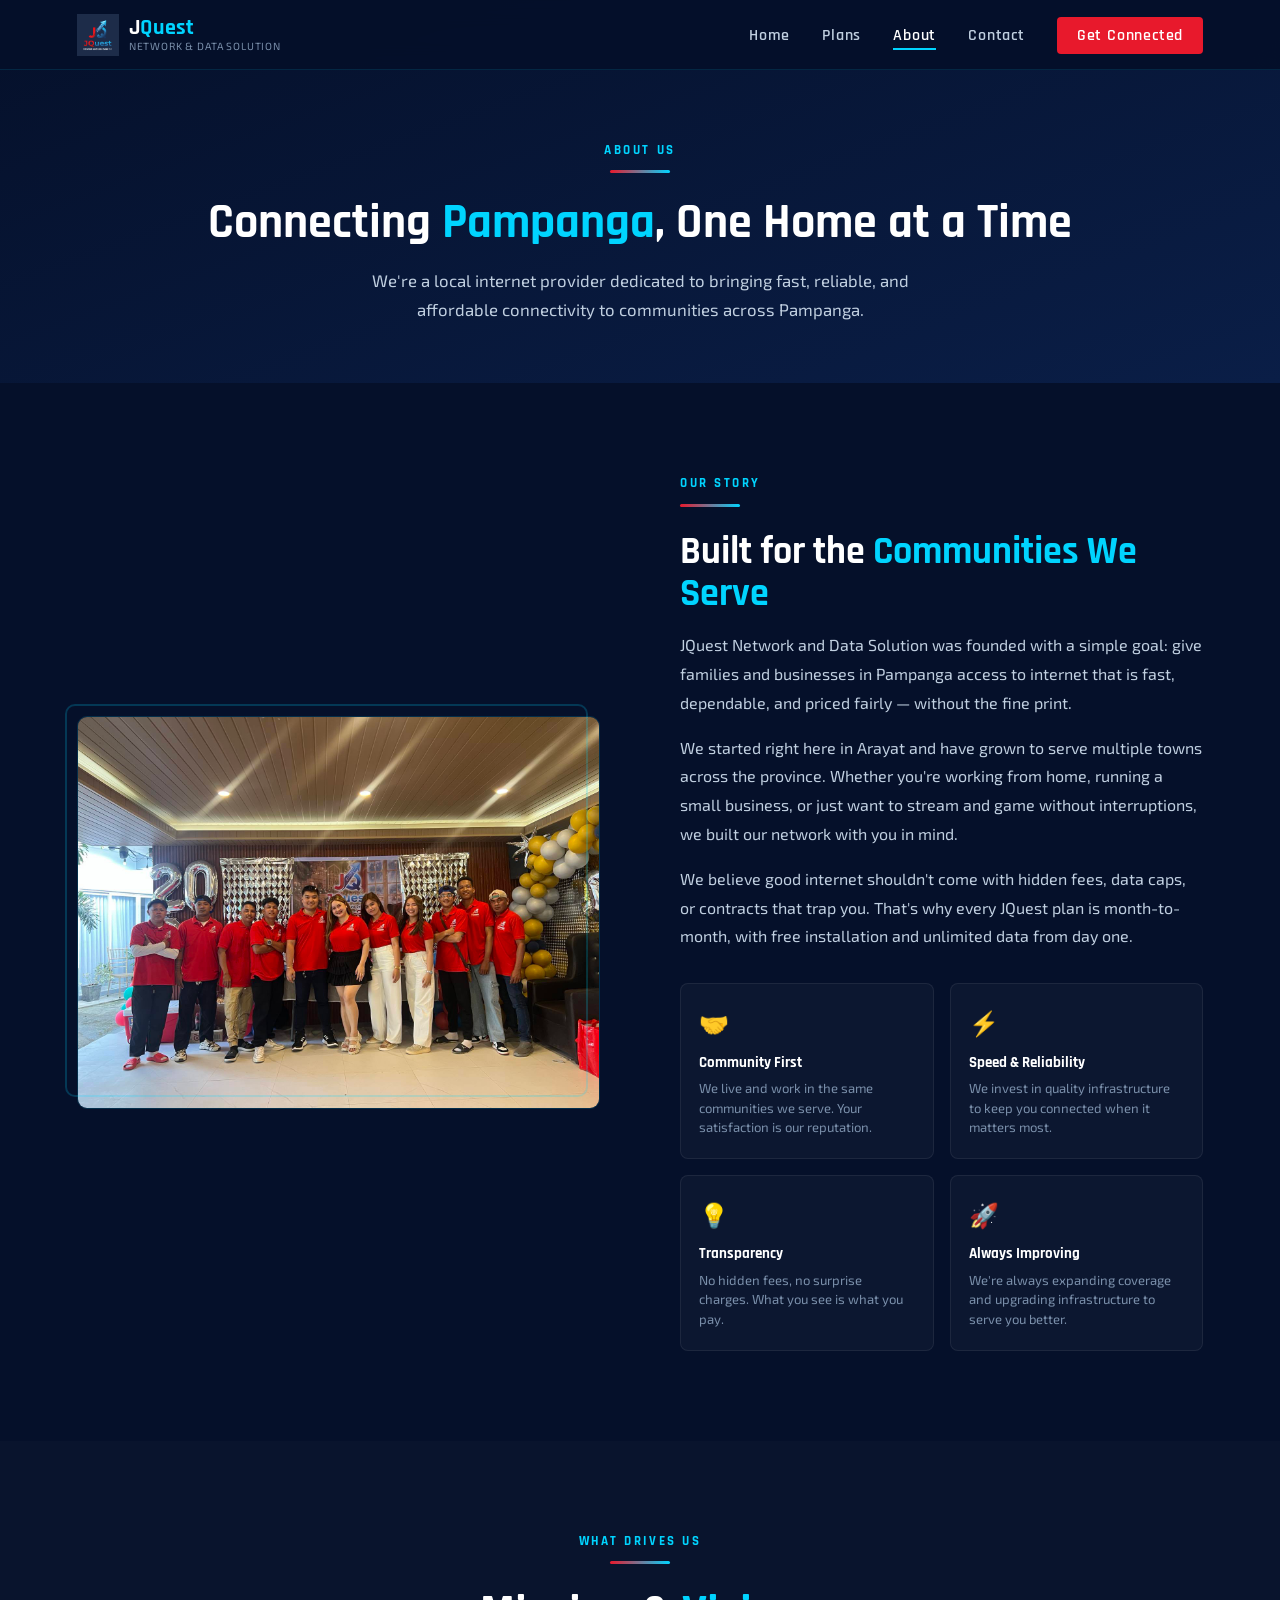
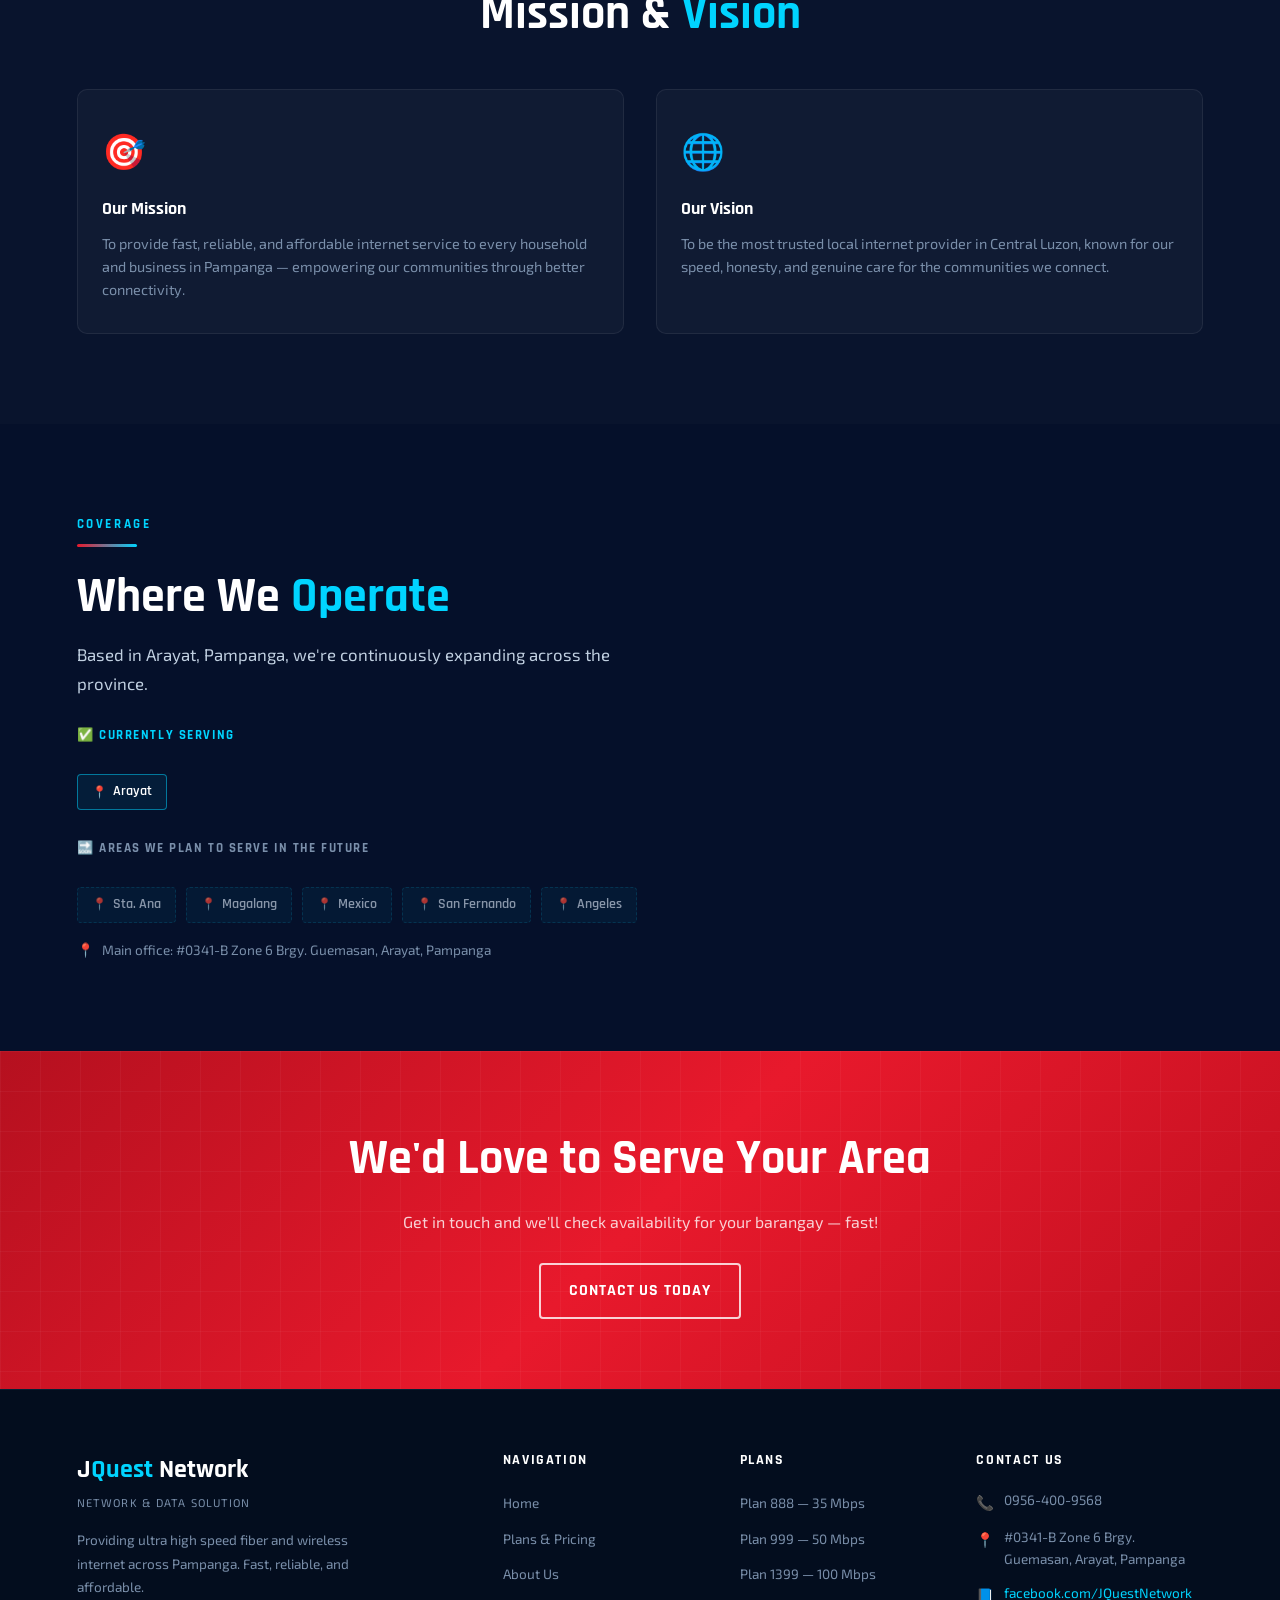
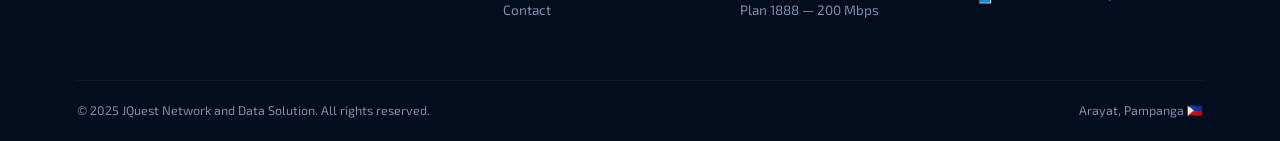
<file: about.html>
<!DOCTYPE html>
<html lang="en">
<head>
  <meta charset="UTF-8" />
  <meta name="viewport" content="width=device-width, initial-scale=1.0" />
  <title>About Us — JQuest Network</title>
  <meta name="description" content="Learn about JQuest Network and Data Solution — your trusted internet provider in Arayat and Pampanga." />
  <link rel="stylesheet" href="css/style.css" />
</head>
<body>

<!-- ══ NAVBAR ══════════════════════════════════ -->
<nav class="navbar">
  <a href="index.html" class="nav-logo">
    <img src="images/logo.jpg" alt="JQuest Network Logo" style="height:42px;width:auto;object-fit:contain;" />
    <div class="nav-logo-text">
      <span class="brand">J<span>Quest</span></span>
      <span class="tagline">Network &amp; Data Solution</span>
    </div>
  </a>
  <ul class="nav-links">
    <li><a href="index.html">Home</a></li>
    <li><a href="plans.html">Plans</a></li>
    <li><a href="about.html">About</a></li>
    <li><a href="contact.html">Contact</a></li>
    <li><a href="contact.html" class="nav-cta">Get Connected</a></li>
  </ul>
  <div class="hamburger" aria-label="Menu">
    <span></span><span></span><span></span>
  </div>
</nav>

<!-- ══ HERO ════════════════════════════════════ -->
<section class="about-hero">
  <div class="text-center">
    <div class="section-label">About Us</div>
    <div class="hr-accent"></div>
    <h1 class="section-title">Connecting <span>Pampanga</span>, One Home at a Time</h1>
    <p class="section-sub">We're a local internet provider dedicated to bringing fast, reliable, and affordable connectivity to communities across Pampanga.</p>
  </div>
</section>

<!-- ══ STORY ════════════════════════════════════ -->
<section class="section">
  <div class="about-grid">
    <div class="about-img-wrap fade-up">
      <!-- PHOTO: Replace images/team-photo.jpg with your actual team or office photo -->
      <img
        src="images/team.jpg"
        alt="JQuest Network Team"
        style="width:100%;border-radius:10px;border:1px solid rgba(0,212,255,0.15);"
        onerror="this.style.display='none';this.nextElementSibling.style.display='flex';"
      />
      <!-- Fallback shown if image is missing -->
      <div class="about-img-placeholder" style="display:none;">
        <span class="img-icon">📸</span>
        <span>Add <strong>images/team.jpg</strong><br><small>Team photo or office/installation photo</small></span>
      </div>
    </div>

    <div class="fade-up" style="transition-delay:0.15s;">
      <div class="section-label">Our Story</div>
      <div class="hr-accent"></div>
      <h2 class="section-title" style="font-size:clamp(1.6rem,3vw,2.4rem);">Built for the <span>Communities We Serve</span></h2>
      <p style="color:var(--gray);line-height:1.8;margin-bottom:16px;">
        JQuest Network and Data Solution was founded with a simple goal: give families and businesses in Pampanga access to internet that is fast, dependable, and priced fairly — without the fine print.
      </p>
      <p style="color:var(--gray);line-height:1.8;margin-bottom:16px;">
        We started right here in Arayat and have grown to serve multiple towns across the province. Whether you're working from home, running a small business, or just want to stream and game without interruptions, we built our network with you in mind.
      </p>
      <p style="color:var(--gray);line-height:1.8;margin-bottom:32px;">
        We believe good internet shouldn't come with hidden fees, data caps, or contracts that trap you. That's why every JQuest plan is month-to-month, with free installation and unlimited data from day one.
      </p>

      <div class="values-grid">
        <div class="value-item">
          <div class="val-icon">🤝</div>
          <div class="val-title">Community First</div>
          <div class="val-text">We live and work in the same communities we serve. Your satisfaction is our reputation.</div>
        </div>
        <div class="value-item">
          <div class="val-icon">⚡</div>
          <div class="val-title">Speed & Reliability</div>
          <div class="val-text">We invest in quality infrastructure to keep you connected when it matters most.</div>
        </div>
        <div class="value-item">
          <div class="val-icon">💡</div>
          <div class="val-title">Transparency</div>
          <div class="val-text">No hidden fees, no surprise charges. What you see is what you pay.</div>
        </div>
        <div class="value-item">
          <div class="val-icon">🚀</div>
          <div class="val-title">Always Improving</div>
          <div class="val-text">We're always expanding coverage and upgrading infrastructure to serve you better.</div>
        </div>
      </div>
    </div>
  </div>
</section>

<!-- ══ MISSION / VISION ═════════════════════════ -->
<section class="section" style="background:rgba(255,255,255,0.015);">
  <div class="text-center fade-up">
    <div class="section-label">What Drives Us</div>
    <div class="hr-accent"></div>
    <h2 class="section-title">Mission &amp; <span>Vision</span></h2>
  </div>

  <div style="display:grid;grid-template-columns:1fr 1fr;gap:32px;margin-top:48px;" class="fade-up stagger">

    <div class="feat-card">
      <div class="feat-icon">🎯</div>
      <div class="feat-title">Our Mission</div>
      <p class="feat-desc">To provide fast, reliable, and affordable internet service to every household and business in Pampanga — empowering our communities through better connectivity.</p>
    </div>

    <div class="feat-card">
      <div class="feat-icon">🌐</div>
      <div class="feat-title">Our Vision</div>
      <p class="feat-desc">To be the most trusted local internet provider in Central Luzon, known for our speed, honesty, and genuine care for the communities we connect.</p>
    </div>

  </div>
</section>

<!-- ══ SERVICE AREA ═════════════════════════════ -->
<section class="section">
  <div class="fade-up">
    <div class="section-label">Coverage</div>
    <div class="hr-accent"></div>
    <h2 class="section-title">Where We <span>Operate</span></h2>
    <p class="section-sub">Based in Arayat, Pampanga, we're continuously expanding across the province.</p>
  </div>

  <p style="font-family:var(--font-head);font-size:0.82rem;font-weight:700;letter-spacing:0.12em;text-transform:uppercase;color:var(--cyan);margin-bottom:12px;margin-top:28px;">✅ Currently Serving</p>
  <div class="coverage-areas fade-up">
    <span class="area-tag" style="border-color:rgba(0,212,255,0.5);color:var(--white);">Arayat</span>
  </div>

  <p style="font-family:var(--font-head);font-size:0.82rem;font-weight:700;letter-spacing:0.12em;text-transform:uppercase;color:var(--gray-dim);margin-bottom:12px;margin-top:28px;">🔜 Areas We Plan to Serve in the Future</p>
  <div class="coverage-areas fade-up">
    <span class="area-tag" style="border-style:dashed;opacity:0.7;">Sta. Ana</span>
    <span class="area-tag" style="border-style:dashed;opacity:0.7;">Magalang</span>
    <span class="area-tag" style="border-style:dashed;opacity:0.7;">Mexico</span>
    <span class="area-tag" style="border-style:dashed;opacity:0.7;">San Fernando</span>
    <span class="area-tag" style="border-style:dashed;opacity:0.7;">Angeles</span>
  </div>

  <div style="margin-top:16px;display:flex;align-items:center;gap:8px;font-size:0.85rem;color:var(--gray-dim);">
    <span>📍</span>
    <span>Main office: #0341-B Zone 6 Brgy. Guemasan, Arayat, Pampanga</span>
  </div>
</section>

<!-- ══ CTA ══════════════════════════════════════ -->
<section class="cta-strip">
  <h2 class="cta-title">We'd Love to Serve Your Area</h2>
  <p class="cta-sub">Get in touch and we'll check availability for your barangay — fast!</p>
  <a href="contact.html" class="btn btn-outline">Contact Us Today</a>
</section>

<!-- ══ FOOTER ═══════════════════════════════════ -->
<footer class="footer">
  <div class="footer-grid">
    <div class="footer-brand">
      <div class="brand-name">J<span>Quest</span> Network</div>
      <div class="brand-tag">Network &amp; Data Solution</div>
      <p>Providing ultra high speed fiber and wireless internet across Pampanga. Fast, reliable, and affordable.</p>
    </div>
    <div class="footer-col">
      <h4>Navigation</h4>
      <ul>
        <li><a href="index.html">Home</a></li>
        <li><a href="plans.html">Plans &amp; Pricing</a></li>
        <li><a href="about.html">About Us</a></li>
        <li><a href="contact.html">Contact</a></li>
      </ul>
    </div>
    <div class="footer-col">
      <h4>Plans</h4>
      <ul>
        <li><a href="plans.html">Plan 888 — 35 Mbps</a></li>
        <li><a href="plans.html">Plan 999 — 50 Mbps</a></li>
        <li><a href="plans.html">Plan 1399 — 100 Mbps</a></li>
        <li><a href="plans.html">Plan 1888 — 200 Mbps</a></li>
      </ul>
    </div>
    <div class="footer-col">
      <h4>Contact Us</h4>
      <div class="footer-contact-item"><span class="f-icon">📞</span> 0956-400-9568</div>
      <div class="footer-contact-item"><span class="f-icon">📍</span> #0341-B Zone 6 Brgy. Guemasan, Arayat, Pampanga</div>
      <div class="footer-contact-item"><span class="f-icon">📘</span> <a href="https://facebook.com/JQuestNetwork" target="_blank" rel="noopener" style="color:var(--cyan);">facebook.com/JQuestNetwork</a></div>
    </div>
  </div>
  <div class="footer-bottom">
    <p>© 2025 JQuest Network and Data Solution. All rights reserved.</p>
    <p>Arayat, Pampanga 🇵🇭</p>
  </div>
</footer>

<script src="js/main.js"></script>
</body>
</html>
</file>
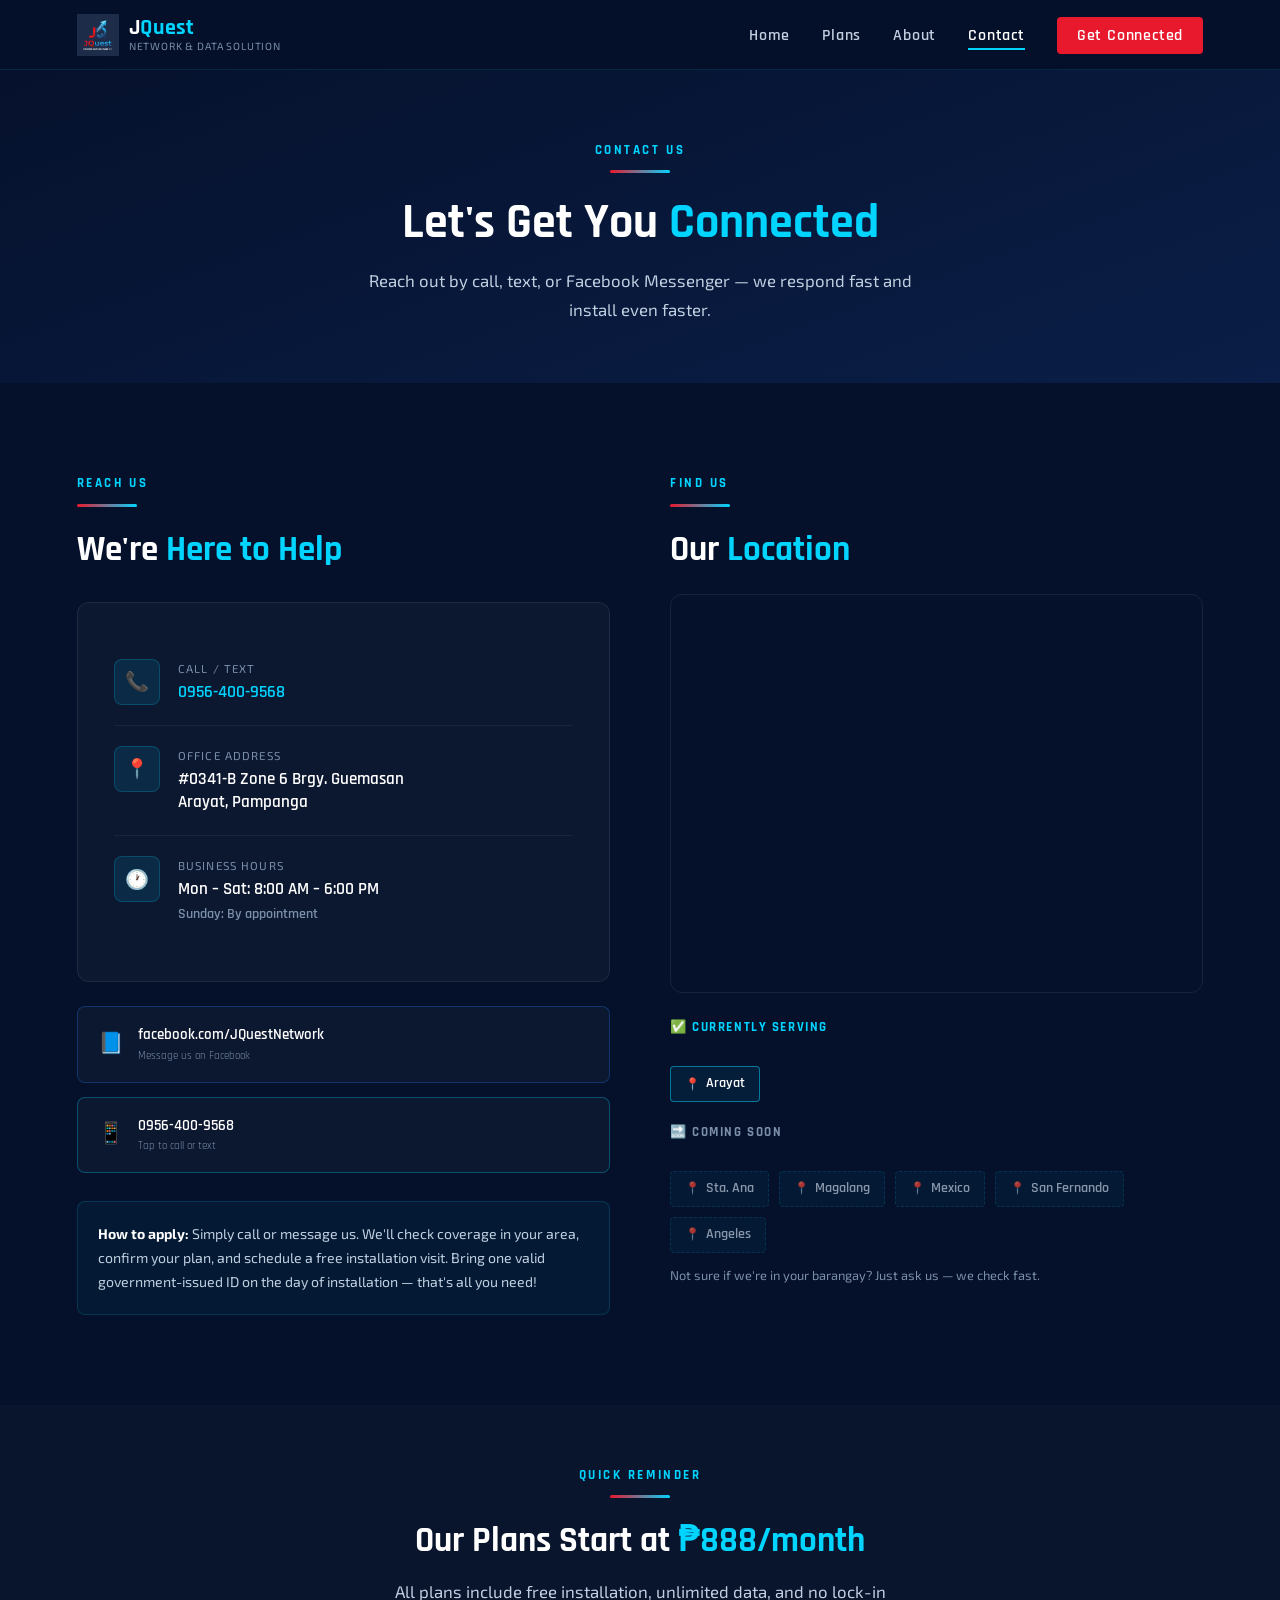
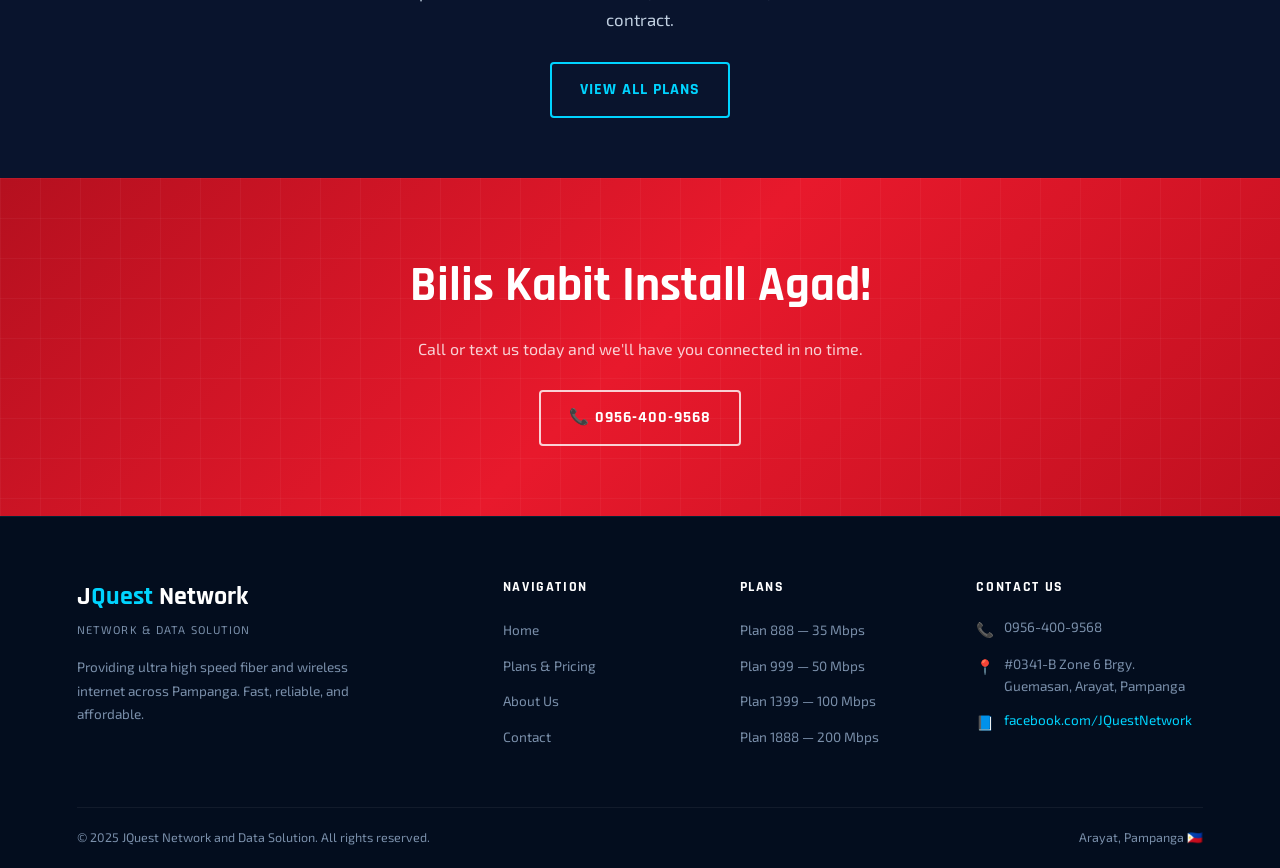
<file: contact.html>
<!DOCTYPE html>
<html lang="en">
<head>
  <meta charset="UTF-8" />
  <meta name="viewport" content="width=device-width, initial-scale=1.0" />
  <title>Contact Us — JQuest Network</title>
  <meta name="description" content="Get in touch with JQuest Network. Call or text 0956-400-9568 or visit us in Arayat, Pampanga." />
  <link rel="stylesheet" href="css/style.css" />
</head>
<body>

<!-- ══ NAVBAR ══════════════════════════════════ -->
<nav class="navbar">
  <a href="index.html" class="nav-logo">
    <img src="images/logo.jpg" alt="JQuest Network Logo" style="height:42px;width:auto;object-fit:contain;" />
    <div class="nav-logo-text">
      <span class="brand">J<span>Quest</span></span>
      <span class="tagline">Network &amp; Data Solution</span>
    </div>
  </a>
  <ul class="nav-links">
    <li><a href="index.html">Home</a></li>
    <li><a href="plans.html">Plans</a></li>
    <li><a href="about.html">About</a></li>
    <li><a href="contact.html">Contact</a></li>
    <li><a href="contact.html" class="nav-cta">Get Connected</a></li>
  </ul>
  <div class="hamburger" aria-label="Menu">
    <span></span><span></span><span></span>
  </div>
</nav>

<!-- ══ HERO ════════════════════════════════════ -->
<section class="contact-hero">
  <div class="text-center">
    <div class="section-label">Contact Us</div>
    <div class="hr-accent"></div>
    <h1 class="section-title">Let's Get You <span>Connected</span></h1>
    <p class="section-sub">Reach out by call, text, or Facebook Messenger — we respond fast and install even faster.</p>
  </div>
</section>

<!-- ══ CONTACT DETAILS ══════════════════════════ -->
<section class="section">
  <div class="contact-grid">

    <!-- LEFT: Info card -->
    <div class="fade-up">
      <div class="section-label">Reach Us</div>
      <div class="hr-accent"></div>
      <h2 class="section-title" style="font-size:clamp(1.6rem,3vw,2.2rem);margin-bottom:32px;">We're <span>Here to Help</span></h2>

      <div class="contact-info-card">
        <div class="contact-item">
          <div class="contact-item-icon">📞</div>
          <div>
            <div class="contact-item-label">Call / Text</div>
            <div class="contact-item-value">
              <a href="tel:+639564009568">0956-400-9568</a>
            </div>
          </div>
        </div>

        <div class="contact-item">
          <div class="contact-item-icon">📍</div>
          <div>
            <div class="contact-item-label">Office Address</div>
            <div class="contact-item-value">#0341-B Zone 6 Brgy. Guemasan<br>Arayat, Pampanga</div>
          </div>
        </div>

        <div class="contact-item">
          <div class="contact-item-icon">🕐</div>
          <div>
            <div class="contact-item-label">Business Hours</div>
            <div class="contact-item-value">Mon – Sat: 8:00 AM – 6:00 PM<br><span style="font-size:0.85rem;color:var(--gray-dim);">Sunday: By appointment</span></div>
          </div>
        </div>
      </div>

      <!-- Social / Quick Contact buttons -->
      <div class="social-buttons" style="margin-top:24px;">
        <a href="https://facebook.com/JQuestNetwork" target="_blank" rel="noopener" class="social-btn fb">
          <span class="soc-icon">📘</span>
          <div>
            <div>facebook.com/JQuestNetwork</div>
            <span class="soc-label">Message us on Facebook</span>
          </div>
        </a>
        <a href="tel:+639564009568" class="social-btn ph">
          <span class="soc-icon">📱</span>
          <div>
            <div>0956-400-9568</div>
            <span class="soc-label">Tap to call or text</span>
          </div>
        </a>
      </div>

      <div style="margin-top:28px;padding:20px;background:rgba(0,212,255,0.05);border:1px solid rgba(0,212,255,0.15);border-radius:8px;">
        <p style="font-size:0.88rem;color:var(--gray);line-height:1.7;">
          <strong style="color:var(--white);">How to apply:</strong> Simply call or message us. We'll check coverage in your area, confirm your plan, and schedule a free installation visit. Bring one valid government-issued ID on the day of installation — that's all you need!
        </p>
      </div>
    </div>

    <!-- RIGHT: Map + location info -->
    <div class="fade-up" style="transition-delay:0.15s;">
      <div class="section-label">Find Us</div>
      <div class="hr-accent"></div>
      <h2 class="section-title" style="font-size:clamp(1.6rem,3vw,2.2rem);margin-bottom:24px;">Our <span>Location</span></h2>

      <!-- Google Maps embed — Arayat, Pampanga -->
      <div class="map-wrap" style="margin-bottom:24px;">
        <iframe
          src="https://www.google.com/maps/embed?pb=!1m18!1m12!1m3!1d30760.226566!2d120.74!3d15.19!2m3!1f0!2f0!3f0!3m2!1i1024!2i768!4f13.1!3m3!1m2!1s0x3396f0c000000001%3A0x1!2sArayat%2C+Pampanga!5e0!3m2!1sen!2sph!4v1700000000000!5m2!1sen!2sph"
          loading="lazy"
          referrerpolicy="no-referrer-when-downgrade"
          title="JQuest Network Location - Arayat, Pampanga"
          allowfullscreen>
        </iframe>
      </div>

      <!-- Coverage areas quick view -->
      <div>
        <p style="font-family:var(--font-head);font-size:0.82rem;font-weight:700;letter-spacing:0.12em;text-transform:uppercase;color:var(--cyan);margin-bottom:12px;">✅ Currently Serving</p>
        <div class="coverage-areas">
          <span class="area-tag" style="border-color:rgba(0,212,255,0.5);color:var(--white);">Arayat</span>
        </div>
        <p style="font-family:var(--font-head);font-size:0.82rem;font-weight:700;letter-spacing:0.12em;text-transform:uppercase;color:var(--gray-dim);margin-bottom:12px;margin-top:20px;">🔜 Coming Soon</p>
        <div class="coverage-areas">
          <span class="area-tag" style="border-style:dashed;opacity:0.7;">Sta. Ana</span>
          <span class="area-tag" style="border-style:dashed;opacity:0.7;">Magalang</span>
          <span class="area-tag" style="border-style:dashed;opacity:0.7;">Mexico</span>
          <span class="area-tag" style="border-style:dashed;opacity:0.7;">San Fernando</span>
          <span class="area-tag" style="border-style:dashed;opacity:0.7;">Angeles</span>
        </div>
        <p style="margin-top:12px;font-size:0.8rem;color:var(--gray-dim);">Not sure if we're in your barangay? Just ask us — we check fast.</p>
      </div>
    </div>

  </div>
</section>

<!-- ══ PLANS REMINDER ═══════════════════════════ -->
<section class="section-sm" style="background:rgba(255,255,255,0.015);">
  <div class="text-center fade-up">
    <div class="section-label">Quick Reminder</div>
    <div class="hr-accent"></div>
    <h2 class="section-title" style="font-size:clamp(1.5rem,3vw,2.2rem);">Our Plans Start at <span>₱888/month</span></h2>
    <p class="section-sub" style="margin-bottom:28px;">All plans include free installation, unlimited data, and no lock-in contract.</p>
    <a href="plans.html" class="btn btn-outline">View All Plans</a>
  </div>
</section>

<!-- ══ CTA ══════════════════════════════════════ -->
<section class="cta-strip">
  <h2 class="cta-title">Bilis Kabit Install Agad!</h2>
  <p class="cta-sub">Call or text us today and we'll have you connected in no time.</p>
  <a href="tel:+639564009568" class="btn btn-outline">📞 0956-400-9568</a>
</section>

<!-- ══ FOOTER ═══════════════════════════════════ -->
<footer class="footer">
  <div class="footer-grid">
    <div class="footer-brand">
      <div class="brand-name">J<span>Quest</span> Network</div>
      <div class="brand-tag">Network &amp; Data Solution</div>
      <p>Providing ultra high speed fiber and wireless internet across Pampanga. Fast, reliable, and affordable.</p>
    </div>
    <div class="footer-col">
      <h4>Navigation</h4>
      <ul>
        <li><a href="index.html">Home</a></li>
        <li><a href="plans.html">Plans &amp; Pricing</a></li>
        <li><a href="about.html">About Us</a></li>
        <li><a href="contact.html">Contact</a></li>
      </ul>
    </div>
    <div class="footer-col">
      <h4>Plans</h4>
      <ul>
        <li><a href="plans.html">Plan 888 — 35 Mbps</a></li>
        <li><a href="plans.html">Plan 999 — 50 Mbps</a></li>
        <li><a href="plans.html">Plan 1399 — 100 Mbps</a></li>
        <li><a href="plans.html">Plan 1888 — 200 Mbps</a></li>
      </ul>
    </div>
    <div class="footer-col">
      <h4>Contact Us</h4>
      <div class="footer-contact-item"><span class="f-icon">📞</span> 0956-400-9568</div>
      <div class="footer-contact-item"><span class="f-icon">📍</span> #0341-B Zone 6 Brgy. Guemasan, Arayat, Pampanga</div>
      <div class="footer-contact-item"><span class="f-icon">📘</span> <a href="https://facebook.com/JQuestNetwork" target="_blank" rel="noopener" style="color:var(--cyan);">facebook.com/JQuestNetwork</a></div>
    </div>
  </div>
  <div class="footer-bottom">
    <p>© 2025 JQuest Network and Data Solution. All rights reserved.</p>
    <p>Arayat, Pampanga 🇵🇭</p>
  </div>
</footer>

<script src="js/main.js"></script>
</body>
</html>
</file>
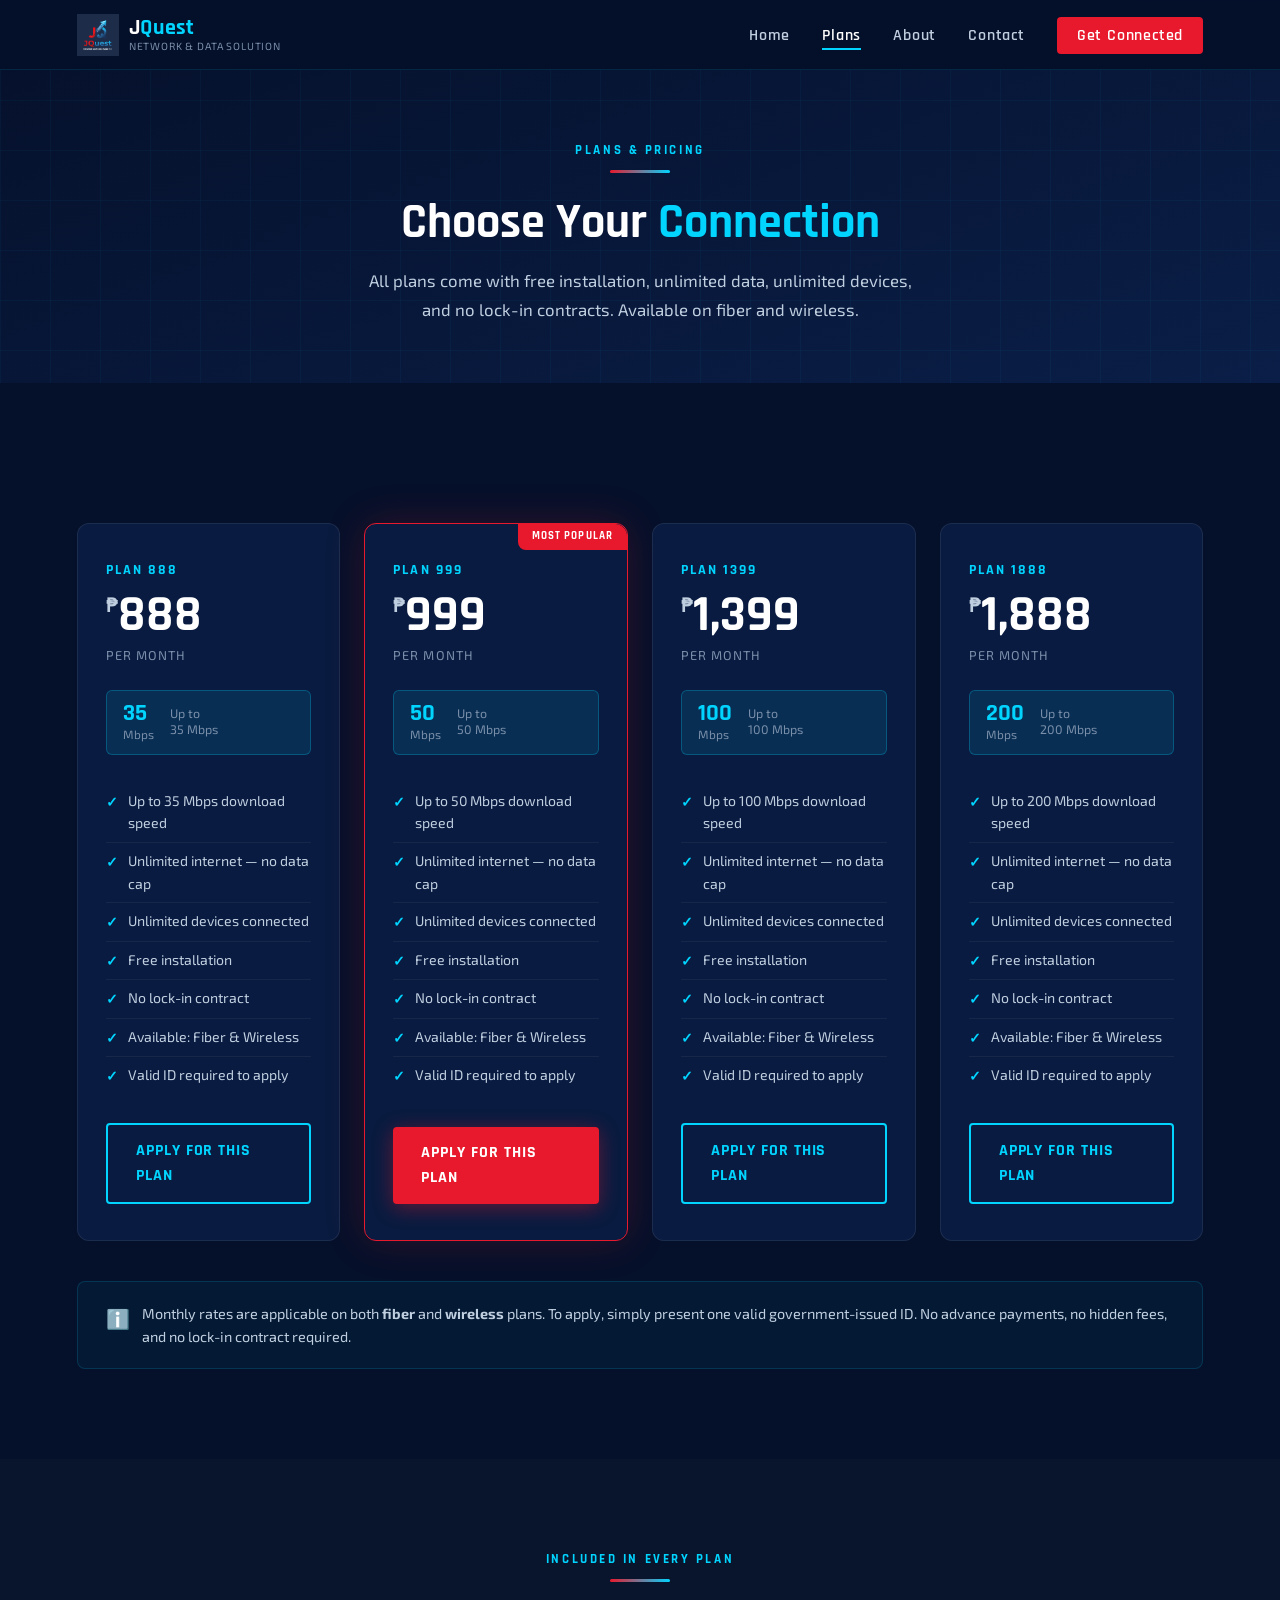
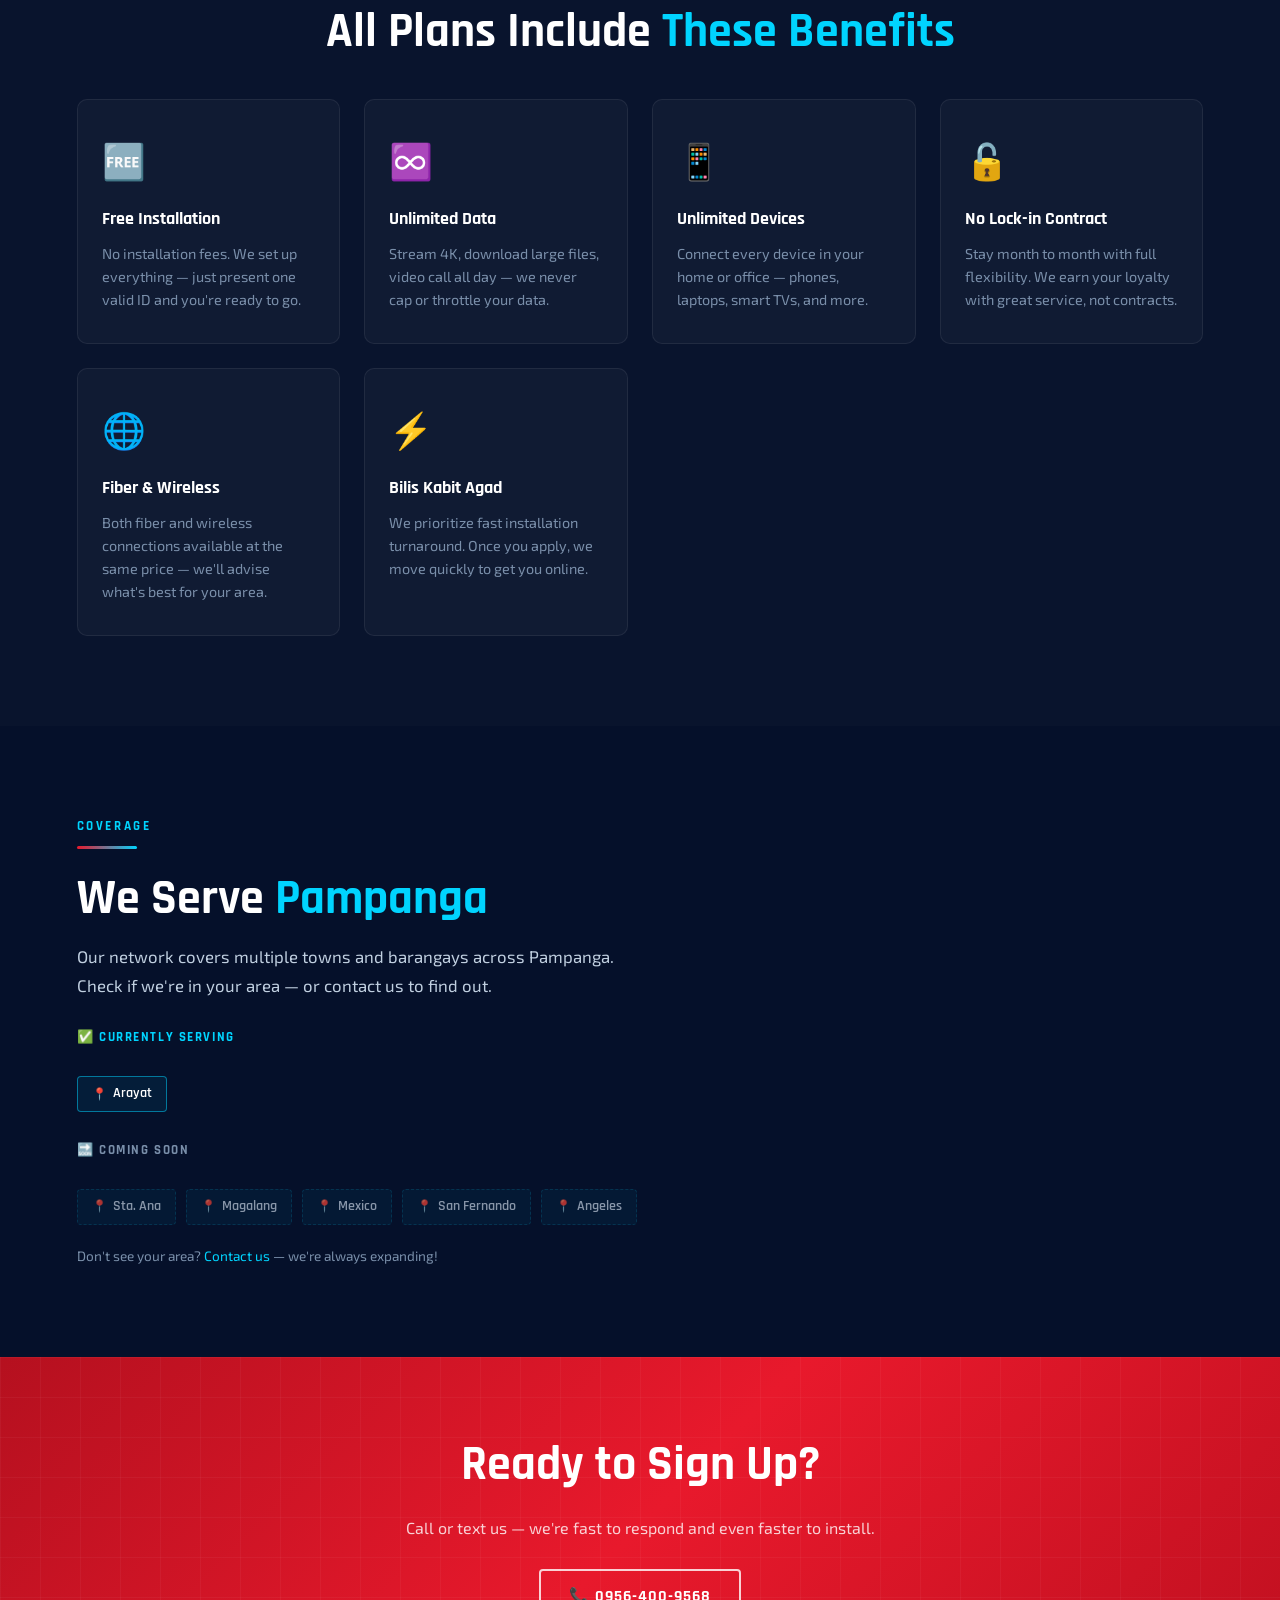
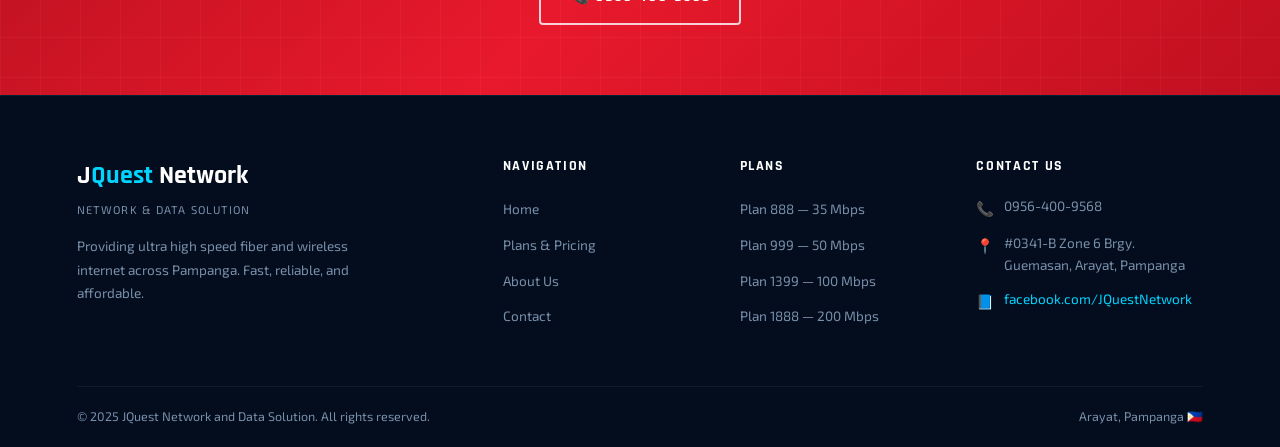
<file: plans.html>
<!DOCTYPE html>
<html lang="en">
<head>
  <meta charset="UTF-8" />
  <meta name="viewport" content="width=device-width, initial-scale=1.0" />
  <title>Plans & Pricing — JQuest Network</title>
  <meta name="description" content="JQuest Network internet plans starting at ₱888/month. Fiber and wireless available. No lock-in, no data cap, free installation." />
  <link rel="stylesheet" href="css/style.css" />
</head>
<body>

<!-- ══ NAVBAR ══════════════════════════════════ -->
<nav class="navbar">
  <a href="index.html" class="nav-logo">
    <img src="images/logo.jpg" alt="JQuest Network Logo" style="height:42px;width:auto;object-fit:contain;" />
    <div class="nav-logo-text">
      <span class="brand">J<span>Quest</span></span>
      <span class="tagline">Network &amp; Data Solution</span>
    </div>
  </a>
  <ul class="nav-links">
    <li><a href="index.html">Home</a></li>
    <li><a href="plans.html">Plans</a></li>
    <li><a href="about.html">About</a></li>
    <li><a href="contact.html">Contact</a></li>
    <li><a href="contact.html" class="nav-cta">Get Connected</a></li>
  </ul>
  <div class="hamburger" aria-label="Menu">
    <span></span><span></span><span></span>
  </div>
</nav>

<!-- ══ HERO ════════════════════════════════════ -->
<section class="plans-hero">
  <div class="text-center">
    <div class="section-label">Plans &amp; Pricing</div>
    <div class="hr-accent"></div>
    <h1 class="section-title">Choose Your <span>Connection</span></h1>
    <p class="section-sub">All plans come with free installation, unlimited data, unlimited devices, and no lock-in contracts. Available on fiber and wireless.</p>
  </div>
</section>

<!-- ══ PLANS ════════════════════════════════════ -->
<section class="section">
  <div class="plans-grid stagger">

    <div class="plan-card fade-up">
      <div class="plan-name">Plan 888</div>
      <div class="plan-price"><sup>₱</sup>888</div>
      <div class="plan-period">per month</div>
      <div class="plan-speed">
        <div>
          <div class="speed-val">35</div>
          <div class="speed-label">Mbps</div>
        </div>
        <div style="font-size:0.78rem;color:var(--gray-dim);margin-left:8px;line-height:1.3;">Up to<br>35 Mbps</div>
      </div>
      <ul class="plan-features">
        <li>Up to 35 Mbps download speed</li>
        <li>Unlimited internet — no data cap</li>
        <li>Unlimited devices connected</li>
        <li>Free installation</li>
        <li>No lock-in contract</li>
        <li>Available: Fiber &amp; Wireless</li>
        <li>Valid ID required to apply</li>
      </ul>
      <a href="contact.html" class="btn btn-outline plan-cta">Apply for This Plan</a>
    </div>

    <div class="plan-card featured fade-up">
      <span class="plan-badge-top">Most Popular</span>
      <div class="plan-name">Plan 999</div>
      <div class="plan-price"><sup>₱</sup>999</div>
      <div class="plan-period">per month</div>
      <div class="plan-speed">
        <div>
          <div class="speed-val">50</div>
          <div class="speed-label">Mbps</div>
        </div>
        <div style="font-size:0.78rem;color:var(--gray-dim);margin-left:8px;line-height:1.3;">Up to<br>50 Mbps</div>
      </div>
      <ul class="plan-features">
        <li>Up to 50 Mbps download speed</li>
        <li>Unlimited internet — no data cap</li>
        <li>Unlimited devices connected</li>
        <li>Free installation</li>
        <li>No lock-in contract</li>
        <li>Available: Fiber &amp; Wireless</li>
        <li>Valid ID required to apply</li>
      </ul>
      <a href="contact.html" class="btn btn-primary plan-cta">Apply for This Plan</a>
    </div>

    <div class="plan-card fade-up">
      <div class="plan-name">Plan 1399</div>
      <div class="plan-price"><sup>₱</sup>1,399</div>
      <div class="plan-period">per month</div>
      <div class="plan-speed">
        <div>
          <div class="speed-val">100</div>
          <div class="speed-label">Mbps</div>
        </div>
        <div style="font-size:0.78rem;color:var(--gray-dim);margin-left:8px;line-height:1.3;">Up to<br>100 Mbps</div>
      </div>
      <ul class="plan-features">
        <li>Up to 100 Mbps download speed</li>
        <li>Unlimited internet — no data cap</li>
        <li>Unlimited devices connected</li>
        <li>Free installation</li>
        <li>No lock-in contract</li>
        <li>Available: Fiber &amp; Wireless</li>
        <li>Valid ID required to apply</li>
      </ul>
      <a href="contact.html" class="btn btn-outline plan-cta">Apply for This Plan</a>
    </div>

    <div class="plan-card fade-up">
      <div class="plan-name">Plan 1888</div>
      <div class="plan-price"><sup>₱</sup>1,888</div>
      <div class="plan-period">per month</div>
      <div class="plan-speed">
        <div>
          <div class="speed-val">200</div>
          <div class="speed-label">Mbps</div>
        </div>
        <div style="font-size:0.78rem;color:var(--gray-dim);margin-left:8px;line-height:1.3;">Up to<br>200 Mbps</div>
      </div>
      <ul class="plan-features">
        <li>Up to 200 Mbps download speed</li>
        <li>Unlimited internet — no data cap</li>
        <li>Unlimited devices connected</li>
        <li>Free installation</li>
        <li>No lock-in contract</li>
        <li>Available: Fiber &amp; Wireless</li>
        <li>Valid ID required to apply</li>
      </ul>
      <a href="contact.html" class="btn btn-outline plan-cta">Apply for This Plan</a>
    </div>

  </div>

  <div class="plans-note fade-up">
    <span class="icon">ℹ️</span>
    <span>Monthly rates are applicable on both <strong>fiber</strong> and <strong>wireless</strong> plans. To apply, simply present one valid government-issued ID. No advance payments, no hidden fees, and no lock-in contract required.</span>
  </div>
</section>

<!-- ══ WHAT'S INCLUDED ══════════════════════════ -->
<section class="section" style="background:rgba(255,255,255,0.015);">
  <div class="text-center fade-up">
    <div class="section-label">Included in Every Plan</div>
    <div class="hr-accent"></div>
    <h2 class="section-title">All Plans Include <span>These Benefits</span></h2>
  </div>

  <div class="features-grid stagger" style="margin-top:40px;">
    <div class="feat-card fade-up">
      <div class="feat-icon">🆓</div>
      <div class="feat-title">Free Installation</div>
      <p class="feat-desc">No installation fees. We set up everything — just present one valid ID and you're ready to go.</p>
    </div>
    <div class="feat-card fade-up">
      <div class="feat-icon">♾️</div>
      <div class="feat-title">Unlimited Data</div>
      <p class="feat-desc">Stream 4K, download large files, video call all day — we never cap or throttle your data.</p>
    </div>
    <div class="feat-card fade-up">
      <div class="feat-icon">📱</div>
      <div class="feat-title">Unlimited Devices</div>
      <p class="feat-desc">Connect every device in your home or office — phones, laptops, smart TVs, and more.</p>
    </div>
    <div class="feat-card fade-up">
      <div class="feat-icon">🔓</div>
      <div class="feat-title">No Lock-in Contract</div>
      <p class="feat-desc">Stay month to month with full flexibility. We earn your loyalty with great service, not contracts.</p>
    </div>
    <div class="feat-card fade-up">
      <div class="feat-icon">🌐</div>
      <div class="feat-title">Fiber &amp; Wireless</div>
      <p class="feat-desc">Both fiber and wireless connections available at the same price — we'll advise what's best for your area.</p>
    </div>
    <div class="feat-card fade-up">
      <div class="feat-icon">⚡</div>
      <div class="feat-title">Bilis Kabit Agad</div>
      <p class="feat-desc">We prioritize fast installation turnaround. Once you apply, we move quickly to get you online.</p>
    </div>
  </div>
</section>

<!-- ══ COVERAGE ═════════════════════════════════ -->
<section class="section">
  <div class="fade-up">
    <div class="section-label">Coverage</div>
    <div class="hr-accent"></div>
    <h2 class="section-title">We Serve <span>Pampanga</span></h2>
    <p class="section-sub">Our network covers multiple towns and barangays across Pampanga. Check if we're in your area — or contact us to find out.</p>
  </div>
  <!-- Currently Serving -->
  <p style="font-family:var(--font-head);font-size:0.82rem;font-weight:700;letter-spacing:0.12em;text-transform:uppercase;color:var(--cyan);margin-bottom:12px;margin-top:28px;">✅ Currently Serving</p>
  <div class="coverage-areas fade-up">
    <span class="area-tag" style="border-color:rgba(0,212,255,0.5);color:var(--white);">Arayat</span>
  </div>

  <!-- Future Areas -->
  <p style="font-family:var(--font-head);font-size:0.82rem;font-weight:700;letter-spacing:0.12em;text-transform:uppercase;color:var(--gray-dim);margin-bottom:12px;margin-top:28px;">🔜 Coming Soon</p>
  <div class="coverage-areas fade-up">
    <span class="area-tag" style="border-style:dashed;opacity:0.7;">Sta. Ana</span>
    <span class="area-tag" style="border-style:dashed;opacity:0.7;">Magalang</span>
    <span class="area-tag" style="border-style:dashed;opacity:0.7;">Mexico</span>
    <span class="area-tag" style="border-style:dashed;opacity:0.7;">San Fernando</span>
    <span class="area-tag" style="border-style:dashed;opacity:0.7;">Angeles</span>
  </div>
  <p style="margin-top:20px;font-size:0.85rem;color:var(--gray-dim);">Don't see your area? <a href="contact.html" style="color:var(--cyan);">Contact us</a> — we're always expanding!</p>
</section>

<!-- ══ CTA ══════════════════════════════════════ -->
<section class="cta-strip">
  <h2 class="cta-title">Ready to Sign Up?</h2>
  <p class="cta-sub">Call or text us — we're fast to respond and even faster to install.</p>
  <a href="contact.html" class="btn btn-outline">📞 0956-400-9568</a>
</section>

<!-- ══ FOOTER ═══════════════════════════════════ -->
<footer class="footer">
  <div class="footer-grid">
    <div class="footer-brand">
      <div class="brand-name">J<span>Quest</span> Network</div>
      <div class="brand-tag">Network &amp; Data Solution</div>
      <p>Providing ultra high speed fiber and wireless internet across Pampanga. Fast, reliable, and affordable.</p>
    </div>
    <div class="footer-col">
      <h4>Navigation</h4>
      <ul>
        <li><a href="index.html">Home</a></li>
        <li><a href="plans.html">Plans &amp; Pricing</a></li>
        <li><a href="about.html">About Us</a></li>
        <li><a href="contact.html">Contact</a></li>
      </ul>
    </div>
    <div class="footer-col">
      <h4>Plans</h4>
      <ul>
        <li><a href="plans.html">Plan 888 — 35 Mbps</a></li>
        <li><a href="plans.html">Plan 999 — 50 Mbps</a></li>
        <li><a href="plans.html">Plan 1399 — 100 Mbps</a></li>
        <li><a href="plans.html">Plan 1888 — 200 Mbps</a></li>
      </ul>
    </div>
    <div class="footer-col">
      <h4>Contact Us</h4>
      <div class="footer-contact-item"><span class="f-icon">📞</span> 0956-400-9568</div>
      <div class="footer-contact-item"><span class="f-icon">📍</span> #0341-B Zone 6 Brgy. Guemasan, Arayat, Pampanga</div>
      <div class="footer-contact-item"><span class="f-icon">📘</span> <a href="https://facebook.com/JQuestNetwork" target="_blank" rel="noopener" style="color:var(--cyan);">facebook.com/JQuestNetwork</a></div>
    </div>
  </div>
  <div class="footer-bottom">
    <p>© 2025 JQuest Network and Data Solution. All rights reserved.</p>
    <p>Arayat, Pampanga 🇵🇭</p>
  </div>
</footer>

<script src="js/main.js"></script>
</body>
</html>
</file>
<file: css/style.css>
/* ============================================
   JQUEST NETWORK — Global Styles
   ============================================ */

@import url('https://fonts.googleapis.com/css2?family=Rajdhani:wght@400;500;600;700&family=Exo+2:ital,wght@0,300;0,400;0,600;0,800;1,400&display=swap');

:root {
  --navy:     #05102a;
  --navy-mid: #0a1e47;
  --navy-lt:  #0f2a60;
  --red:      #e8192c;
  --red-dark: #b5101f;
  --cyan:     #00d4ff;
  --cyan-dim: #0099bb;
  --white:    #ffffff;
  --gray:     #c0cfe0;
  --gray-dim: #7a8faa;

  --font-head: 'Rajdhani', sans-serif;
  --font-body: 'Exo 2', sans-serif;

  --transition: 0.3s cubic-bezier(0.4,0,0.2,1);
  --shadow-glow: 0 0 30px rgba(0,212,255,0.15);
  --shadow-card: 0 8px 40px rgba(0,0,0,0.4);
}

*, *::before, *::after { box-sizing: border-box; margin: 0; padding: 0; }

html { scroll-behavior: smooth; }

body {
  font-family: var(--font-body);
  background: var(--navy);
  color: var(--white);
  line-height: 1.6;
  overflow-x: hidden;
}

a { text-decoration: none; color: inherit; }
img { max-width: 100%; display: block; }
ul { list-style: none; }

/* ── Scrollbar ── */
::-webkit-scrollbar { width: 6px; }
::-webkit-scrollbar-track { background: var(--navy); }
::-webkit-scrollbar-thumb { background: var(--cyan-dim); border-radius: 3px; }

/* ============================================
   NAVBAR
   ============================================ */
.navbar {
  position: fixed;
  top: 0; left: 0; right: 0;
  z-index: 1000;
  display: flex;
  align-items: center;
  justify-content: space-between;
  padding: 0 6%;
  height: 70px;
  background: rgba(5,16,42,0.92);
  backdrop-filter: blur(12px);
  border-bottom: 1px solid rgba(0,212,255,0.12);
  transition: var(--transition);
}

.navbar.scrolled {
  background: rgba(5,16,42,0.98);
  box-shadow: 0 4px 30px rgba(0,0,0,0.5);
}

.nav-logo {
  display: flex;
  align-items: center;
  gap: 10px;
}

.nav-logo img {
  height: 42px;
  width: auto;
}

.nav-logo-text {
  display: flex;
  flex-direction: column;
  line-height: 1.1;
}

.nav-logo-text .brand { font-family: var(--font-head); font-size: 1.4rem; font-weight: 700; color: var(--white); }
.nav-logo-text .brand span { color: var(--cyan); }
.nav-logo-text .tagline { font-size: 0.65rem; color: var(--gray-dim); letter-spacing: 0.08em; text-transform: uppercase; }

.nav-links {
  display: flex;
  align-items: center;
  gap: 2rem;
}

.nav-links a {
  font-family: var(--font-head);
  font-size: 1rem;
  font-weight: 600;
  letter-spacing: 0.05em;
  color: var(--gray);
  position: relative;
  transition: var(--transition);
}

.nav-links a::after {
  content: '';
  position: absolute;
  bottom: -4px; left: 0;
  width: 0; height: 2px;
  background: var(--cyan);
  transition: var(--transition);
}

.nav-links a:hover,
.nav-links a.active { color: var(--white); }
.nav-links a:hover::after,
.nav-links a.active::after { width: 100%; }

.nav-cta {
  background: var(--red);
  color: var(--white) !important;
  padding: 8px 20px;
  border-radius: 4px;
  font-family: var(--font-head);
  font-weight: 700;
  transition: var(--transition);
}
.nav-cta:hover { background: var(--red-dark) !important; }
.nav-cta::after { display: none !important; }

.hamburger {
  display: none;
  flex-direction: column;
  gap: 5px;
  cursor: pointer;
  padding: 4px;
}
.hamburger span {
  display: block;
  width: 24px; height: 2px;
  background: var(--white);
  border-radius: 2px;
  transition: var(--transition);
}

/* ============================================
   BUTTONS
   ============================================ */
.btn {
  display: inline-flex;
  align-items: center;
  gap: 8px;
  padding: 13px 28px;
  font-family: var(--font-head);
  font-weight: 700;
  font-size: 1rem;
  letter-spacing: 0.06em;
  border-radius: 4px;
  cursor: pointer;
  transition: var(--transition);
  border: none;
  text-transform: uppercase;
}

.btn-primary {
  background: var(--red);
  color: var(--white);
  box-shadow: 0 4px 20px rgba(232,25,44,0.4);
}
.btn-primary:hover {
  background: var(--red-dark);
  transform: translateY(-2px);
  box-shadow: 0 8px 30px rgba(232,25,44,0.5);
}

.btn-outline {
  background: transparent;
  color: var(--cyan);
  border: 2px solid var(--cyan);
}
.btn-outline:hover {
  background: rgba(0,212,255,0.1);
  transform: translateY(-2px);
}

/* ============================================
   SECTION UTILITIES
   ============================================ */
.section { padding: 90px 6%; }
.section-sm { padding: 60px 6%; }

.section-label {
  font-family: var(--font-head);
  font-size: 0.8rem;
  font-weight: 700;
  letter-spacing: 0.2em;
  text-transform: uppercase;
  color: var(--cyan);
  margin-bottom: 10px;
}

.section-title {
  font-family: var(--font-head);
  font-size: clamp(2rem, 4vw, 3rem);
  font-weight: 700;
  line-height: 1.1;
  color: var(--white);
  margin-bottom: 16px;
}

.section-title span { color: var(--cyan); }

.section-sub {
  font-size: 1.05rem;
  color: var(--gray);
  max-width: 560px;
  line-height: 1.7;
}

.text-center { text-align: center; }
.text-center .section-sub { margin: 0 auto; }

/* Horizontal rule accent */
.hr-accent {
  width: 60px; height: 3px;
  background: linear-gradient(90deg, var(--red), var(--cyan));
  border-radius: 2px;
  margin-bottom: 24px;
}
.text-center .hr-accent { margin: 0 auto 24px; }

/* ============================================
   HERO (index.html)
   ============================================ */
.hero {
  position: relative;
  min-height: 100vh;
  display: flex;
  align-items: center;
  padding: 120px 6% 80px;
  overflow: hidden;
}

.hero-bg {
  position: absolute;
  inset: 0;
  background:
    radial-gradient(ellipse 70% 70% at 70% 50%, rgba(0,60,120,0.5) 0%, transparent 60%),
    radial-gradient(ellipse 40% 40% at 20% 80%, rgba(232,25,44,0.12) 0%, transparent 60%),
    linear-gradient(160deg, #05102a 0%, #0a1e47 60%, #05102a 100%);
  z-index: 0;
}

.hero-grid {
  position: absolute;
  inset: 0;
  background-image:
    linear-gradient(rgba(0,212,255,0.04) 1px, transparent 1px),
    linear-gradient(90deg, rgba(0,212,255,0.04) 1px, transparent 1px);
  background-size: 50px 50px;
  z-index: 0;
}

.hero-content {
  position: relative;
  z-index: 1;
  max-width: 620px;
}

.hero-badge {
  display: inline-flex;
  align-items: center;
  gap: 8px;
  background: rgba(0,212,255,0.1);
  border: 1px solid rgba(0,212,255,0.3);
  border-radius: 20px;
  padding: 6px 16px;
  font-size: 0.78rem;
  font-weight: 600;
  letter-spacing: 0.1em;
  text-transform: uppercase;
  color: var(--cyan);
  margin-bottom: 24px;
}

.hero-badge .dot {
  width: 6px; height: 6px;
  background: var(--cyan);
  border-radius: 50%;
  animation: blink 1.4s infinite;
}

@keyframes blink {
  0%, 100% { opacity: 1; }
  50% { opacity: 0.2; }
}

.hero-title {
  font-family: var(--font-head);
  font-size: clamp(2.6rem, 6vw, 4.5rem);
  font-weight: 700;
  line-height: 1.05;
  margin-bottom: 20px;
}

.hero-title .accent { color: var(--cyan); }
.hero-title .red { color: var(--red); }

.hero-desc {
  font-size: 1.05rem;
  color: var(--gray);
  line-height: 1.75;
  margin-bottom: 36px;
  max-width: 500px;
}

.hero-actions { display: flex; gap: 16px; flex-wrap: wrap; margin-bottom: 48px; }

.hero-stats {
  display: flex;
  gap: 36px;
  flex-wrap: wrap;
}

.hero-stat-val {
  font-family: var(--font-head);
  font-size: 2rem;
  font-weight: 700;
  color: var(--white);
  line-height: 1;
}

.hero-stat-val span { color: var(--cyan); }

.hero-stat-label {
  font-size: 0.75rem;
  color: var(--gray-dim);
  text-transform: uppercase;
  letter-spacing: 0.1em;
  margin-top: 4px;
}

/* Hero visual (right side) */
.hero-visual {
  position: absolute;
  right: 4%;
  top: 50%;
  transform: translateY(-50%);
  width: min(500px, 44vw);
  z-index: 1;
  display: flex;
  align-items: center;
  justify-content: center;
}

.speed-ring {
  position: relative;
  width: 380px;
  height: 380px;
  display: flex;
  align-items: center;
  justify-content: center;
}

.ring {
  position: absolute;
  border-radius: 50%;
  border: 1px solid rgba(0,212,255,0.15);
  animation: rotate 20s linear infinite;
}

.ring:nth-child(1) { width: 100%; height: 100%; animation-duration: 30s; }
.ring:nth-child(2) { width: 75%; height: 75%; animation-duration: 20s; animation-direction: reverse; border-color: rgba(232,25,44,0.15); }
.ring:nth-child(3) { width: 50%; height: 50%; animation-duration: 15s; }

.ring::before {
  content: '';
  position: absolute;
  top: -3px; left: 50%;
  transform: translateX(-50%);
  width: 6px; height: 6px;
  background: var(--cyan);
  border-radius: 50%;
  box-shadow: 0 0 10px var(--cyan);
}

.ring:nth-child(2)::before { background: var(--red); box-shadow: 0 0 10px var(--red); }

@keyframes rotate {
  from { transform: rotate(0deg); }
  to { transform: rotate(360deg); }
}

.ring-center {
  position: relative;
  z-index: 2;
  text-align: center;
  background: rgba(5,16,42,0.85);
  border: 1px solid rgba(0,212,255,0.2);
  border-radius: 50%;
  width: 180px; height: 180px;
  display: flex;
  flex-direction: column;
  align-items: center;
  justify-content: center;
  box-shadow: 0 0 60px rgba(0,212,255,0.15), inset 0 0 40px rgba(0,0,0,0.5);
}

.ring-center .speed-num {
  font-family: var(--font-head);
  font-size: 2.8rem;
  font-weight: 700;
  color: var(--cyan);
  line-height: 1;
}

.ring-center .speed-unit { font-size: 0.8rem; color: var(--gray-dim); letter-spacing: 0.1em; }

/* ============================================
   FEATURE CARDS
   ============================================ */
.features-grid {
  display: grid;
  grid-template-columns: repeat(auto-fit, minmax(220px, 1fr));
  gap: 24px;
  margin-top: 48px;
}

.feat-card {
  background: rgba(255,255,255,0.03);
  border: 1px solid rgba(255,255,255,0.07);
  border-radius: 10px;
  padding: 32px 24px;
  transition: var(--transition);
  position: relative;
  overflow: hidden;
}

.feat-card::before {
  content: '';
  position: absolute;
  top: 0; left: 0; right: 0;
  height: 2px;
  background: linear-gradient(90deg, var(--cyan), var(--red));
  transform: scaleX(0);
  transition: var(--transition);
}

.feat-card:hover {
  border-color: rgba(0,212,255,0.25);
  transform: translateY(-4px);
  box-shadow: var(--shadow-glow);
}

.feat-card:hover::before { transform: scaleX(1); }

.feat-icon {
  font-size: 2.2rem;
  margin-bottom: 16px;
}

.feat-title {
  font-family: var(--font-head);
  font-size: 1.15rem;
  font-weight: 700;
  color: var(--white);
  margin-bottom: 8px;
}

.feat-desc {
  font-size: 0.9rem;
  color: var(--gray-dim);
  line-height: 1.6;
}

/* ============================================
   PLANS (plans.html)
   ============================================ */
.plans-hero {
  padding: 140px 6% 60px;
  background: linear-gradient(160deg, #05102a, #0a1e47);
  position: relative;
  overflow: hidden;
}

.plans-hero::after {
  content: '';
  position: absolute;
  inset: 0;
  background-image:
    linear-gradient(rgba(0,212,255,0.04) 1px, transparent 1px),
    linear-gradient(90deg, rgba(0,212,255,0.04) 1px, transparent 1px);
  background-size: 50px 50px;
  pointer-events: none;
}

.plans-grid {
  display: grid;
  grid-template-columns: repeat(auto-fit, minmax(240px, 1fr));
  gap: 24px;
  margin-top: 50px;
}

.plan-card {
  background: rgba(10,30,71,0.8);
  border: 1px solid rgba(255,255,255,0.08);
  border-radius: 12px;
  padding: 36px 28px;
  position: relative;
  overflow: hidden;
  transition: var(--transition);
  display: flex;
  flex-direction: column;
}

.plan-card:hover {
  border-color: rgba(0,212,255,0.3);
  transform: translateY(-6px);
  box-shadow: var(--shadow-glow), var(--shadow-card);
}

.plan-card.featured {
  border-color: var(--red);
  box-shadow: 0 0 40px rgba(232,25,44,0.2);
}

.plan-card.featured .plan-badge-top {
  display: block;
}

.plan-badge-top {
  display: none;
  position: absolute;
  top: 0; right: 0;
  background: var(--red);
  color: var(--white);
  font-family: var(--font-head);
  font-size: 0.7rem;
  font-weight: 700;
  letter-spacing: 0.1em;
  padding: 4px 14px;
  border-radius: 0 12px 0 8px;
  text-transform: uppercase;
}

.plan-name {
  font-family: var(--font-head);
  font-size: 0.85rem;
  font-weight: 700;
  letter-spacing: 0.15em;
  text-transform: uppercase;
  color: var(--cyan);
  margin-bottom: 8px;
}

.plan-price {
  font-family: var(--font-head);
  font-size: 3.2rem;
  font-weight: 700;
  line-height: 1;
  color: var(--white);
  margin-bottom: 4px;
}

.plan-price sup {
  font-size: 1.2rem;
  vertical-align: super;
  color: var(--gray);
}

.plan-period {
  font-size: 0.8rem;
  color: var(--gray-dim);
  text-transform: uppercase;
  letter-spacing: 0.08em;
  margin-bottom: 24px;
}

.plan-speed {
  display: inline-flex;
  align-items: center;
  gap: 8px;
  background: rgba(0,212,255,0.1);
  border: 1px solid rgba(0,212,255,0.25);
  border-radius: 6px;
  padding: 10px 16px;
  margin-bottom: 28px;
}

.plan-speed .speed-val {
  font-family: var(--font-head);
  font-size: 1.5rem;
  font-weight: 700;
  color: var(--cyan);
  line-height: 1;
}

.plan-speed .speed-label { font-size: 0.75rem; color: var(--gray-dim); }

.plan-features { flex: 1; margin-bottom: 28px; }

.plan-features li {
  display: flex;
  align-items: flex-start;
  gap: 10px;
  font-size: 0.88rem;
  color: var(--gray);
  padding: 7px 0;
  border-bottom: 1px solid rgba(255,255,255,0.05);
}

.plan-features li:last-child { border-bottom: none; }

.plan-features li::before {
  content: '✓';
  color: var(--cyan);
  font-weight: 700;
  flex-shrink: 0;
  margin-top: 1px;
}

.plan-cta { width: 100%; justify-content: center; }

/* Apply note */
.plans-note {
  margin-top: 40px;
  padding: 20px 28px;
  background: rgba(0,212,255,0.05);
  border: 1px solid rgba(0,212,255,0.15);
  border-radius: 8px;
  font-size: 0.9rem;
  color: var(--gray);
  display: flex;
  align-items: flex-start;
  gap: 12px;
}

.plans-note .icon { font-size: 1.2rem; flex-shrink: 0; margin-top: 2px; }

/* ============================================
   COVERAGE MAP SECTION
   ============================================ */
.coverage-areas {
  display: flex;
  flex-wrap: wrap;
  gap: 10px;
  margin-top: 28px;
}

.area-tag {
  display: inline-flex;
  align-items: center;
  gap: 6px;
  background: rgba(0,212,255,0.07);
  border: 1px solid rgba(0,212,255,0.2);
  border-radius: 4px;
  padding: 6px 14px;
  font-family: var(--font-head);
  font-size: 0.85rem;
  font-weight: 600;
  color: var(--gray);
  transition: var(--transition);
}

.area-tag:hover {
  background: rgba(0,212,255,0.14);
  color: var(--white);
  border-color: var(--cyan);
}

.area-tag::before { content: '📍'; font-size: 0.75rem; }

/* ============================================
   ABOUT (about.html)
   ============================================ */
.about-hero {
  padding: 140px 6% 60px;
  background: linear-gradient(160deg, #05102a, #0a1e47);
  position: relative;
  overflow: hidden;
}

.about-grid {
  display: grid;
  grid-template-columns: 1fr 1fr;
  gap: 80px;
  align-items: center;
}

.about-img-wrap {
  position: relative;
}

.about-img-wrap img {
  width: 100%;
  border-radius: 10px;
  border: 1px solid rgba(0,212,255,0.15);
}

.about-img-wrap::before {
  content: '';
  position: absolute;
  top: -12px; left: -12px;
  right: 12px; bottom: 12px;
  border: 2px solid rgba(0,212,255,0.2);
  border-radius: 10px;
  pointer-events: none;
}

.about-img-placeholder {
  width: 100%;
  aspect-ratio: 4/3;
  background: rgba(0,212,255,0.05);
  border: 2px dashed rgba(0,212,255,0.2);
  border-radius: 10px;
  display: flex;
  flex-direction: column;
  align-items: center;
  justify-content: center;
  color: var(--gray-dim);
  font-size: 0.85rem;
  gap: 10px;
  text-align: center;
  padding: 20px;
}

.about-img-placeholder .img-icon { font-size: 2.5rem; }

.values-grid {
  display: grid;
  grid-template-columns: 1fr 1fr;
  gap: 16px;
  margin-top: 32px;
}

.value-item {
  background: rgba(255,255,255,0.03);
  border: 1px solid rgba(255,255,255,0.07);
  border-radius: 8px;
  padding: 20px 18px;
  transition: var(--transition);
}

.value-item:hover {
  border-color: rgba(0,212,255,0.25);
  background: rgba(0,212,255,0.04);
}

.value-item .val-icon { font-size: 1.5rem; margin-bottom: 8px; }
.value-item .val-title { font-family: var(--font-head); font-weight: 700; margin-bottom: 4px; font-size: 0.95rem; }
.value-item .val-text { font-size: 0.82rem; color: var(--gray-dim); line-height: 1.5; }

/* Team section */
.team-grid {
  display: grid;
  grid-template-columns: repeat(auto-fill, minmax(200px, 1fr));
  gap: 24px;
  margin-top: 48px;
}

.team-card {
  background: rgba(255,255,255,0.03);
  border: 1px solid rgba(255,255,255,0.07);
  border-radius: 10px;
  overflow: hidden;
  text-align: center;
  transition: var(--transition);
}

.team-card:hover {
  border-color: rgba(0,212,255,0.25);
  transform: translateY(-4px);
}

.team-photo {
  width: 100%;
  aspect-ratio: 1;
  background: rgba(0,212,255,0.06);
  display: flex;
  align-items: center;
  justify-content: center;
  font-size: 3rem;
  color: rgba(0,212,255,0.3);
  border-bottom: 1px solid rgba(255,255,255,0.06);
}

.team-info { padding: 18px 14px; }
.team-name { font-family: var(--font-head); font-weight: 700; font-size: 1rem; margin-bottom: 4px; }
.team-role { font-size: 0.78rem; color: var(--cyan); letter-spacing: 0.05em; text-transform: uppercase; }

/* ============================================
   CONTACT (contact.html)
   ============================================ */
.contact-hero {
  padding: 140px 6% 60px;
  background: linear-gradient(160deg, #05102a, #0a1e47);
  position: relative;
  overflow: hidden;
}

.contact-grid {
  display: grid;
  grid-template-columns: 1fr 1fr;
  gap: 60px;
  align-items: start;
}

.contact-info-card {
  background: rgba(255,255,255,0.03);
  border: 1px solid rgba(255,255,255,0.08);
  border-radius: 12px;
  padding: 36px;
}

.contact-item {
  display: flex;
  gap: 18px;
  align-items: flex-start;
  padding: 20px 0;
  border-bottom: 1px solid rgba(255,255,255,0.06);
}

.contact-item:last-child { border-bottom: none; }

.contact-item-icon {
  width: 46px; height: 46px;
  background: rgba(0,212,255,0.1);
  border: 1px solid rgba(0,212,255,0.2);
  border-radius: 8px;
  display: flex;
  align-items: center;
  justify-content: center;
  font-size: 1.2rem;
  flex-shrink: 0;
}

.contact-item-label {
  font-size: 0.72rem;
  text-transform: uppercase;
  letter-spacing: 0.1em;
  color: var(--gray-dim);
  margin-bottom: 4px;
}

.contact-item-value {
  font-family: var(--font-head);
  font-size: 1.05rem;
  font-weight: 600;
  color: var(--white);
  line-height: 1.4;
}

.contact-item-value a { color: var(--cyan); transition: var(--transition); }
.contact-item-value a:hover { color: var(--white); }

.social-buttons {
  display: flex;
  flex-direction: column;
  gap: 14px;
  margin-top: 32px;
}

.social-btn {
  display: flex;
  align-items: center;
  gap: 14px;
  padding: 16px 20px;
  border-radius: 8px;
  border: 1px solid rgba(255,255,255,0.1);
  background: rgba(255,255,255,0.03);
  transition: var(--transition);
  font-family: var(--font-head);
  font-weight: 600;
  font-size: 0.95rem;
}

.social-btn:hover { transform: translateX(4px); }

.social-btn.fb {
  border-color: rgba(24,119,242,0.3);
}
.social-btn.fb:hover {
  background: rgba(24,119,242,0.1);
  border-color: rgba(24,119,242,0.5);
  color: #4a9ef5;
}

.social-btn.ph {
  border-color: rgba(0,212,255,0.3);
}
.social-btn.ph:hover {
  background: rgba(0,212,255,0.1);
  border-color: var(--cyan);
  color: var(--cyan);
}

.social-btn .soc-icon { font-size: 1.3rem; }
.social-btn .soc-label { font-size: 0.7rem; color: var(--gray-dim); display: block; font-weight: 400; }

/* Map embed */
.map-wrap {
  border-radius: 12px;
  overflow: hidden;
  border: 1px solid rgba(255,255,255,0.08);
  aspect-ratio: 4/3;
}

.map-wrap iframe { width: 100%; height: 100%; border: none; }

/* ============================================
   TESTIMONIALS / WHY US
   ============================================ */
.why-grid {
  display: grid;
  grid-template-columns: repeat(auto-fit, minmax(200px, 1fr));
  gap: 20px;
  margin-top: 48px;
}

.why-card {
  background: rgba(255,255,255,0.02);
  border: 1px solid rgba(255,255,255,0.06);
  border-radius: 10px;
  padding: 28px 22px;
  text-align: center;
  transition: var(--transition);
}

.why-card:hover {
  background: rgba(0,212,255,0.05);
  border-color: rgba(0,212,255,0.2);
  transform: translateY(-4px);
}

.why-num {
  font-family: var(--font-head);
  font-size: 2.5rem;
  font-weight: 700;
  color: var(--cyan);
  line-height: 1;
  margin-bottom: 6px;
}

.why-label {
  font-size: 0.85rem;
  color: var(--gray-dim);
  line-height: 1.5;
}

/* ============================================
   CTA STRIP
   ============================================ */
.cta-strip {
  background: linear-gradient(135deg, var(--red-dark) 0%, var(--red) 50%, #c01020 100%);
  padding: 70px 6%;
  text-align: center;
  position: relative;
  overflow: hidden;
}

.cta-strip::before {
  content: '';
  position: absolute;
  inset: 0;
  background-image:
    linear-gradient(rgba(255,255,255,0.04) 1px, transparent 1px),
    linear-gradient(90deg, rgba(255,255,255,0.04) 1px, transparent 1px);
  background-size: 40px 40px;
}

.cta-strip .cta-title {
  font-family: var(--font-head);
  font-size: clamp(1.8rem, 4vw, 3rem);
  font-weight: 700;
  color: var(--white);
  margin-bottom: 12px;
  position: relative;
}

.cta-strip .cta-sub {
  font-size: 1rem;
  color: rgba(255,255,255,0.8);
  margin-bottom: 28px;
  position: relative;
}

.cta-strip .btn-outline {
  border-color: rgba(255,255,255,0.8);
  color: var(--white);
  position: relative;
}

.cta-strip .btn-outline:hover {
  background: rgba(255,255,255,0.15);
  border-color: var(--white);
}

/* ============================================
   FOOTER
   ============================================ */
.footer {
  background: #030d1e;
  padding: 60px 6% 0;
  border-top: 1px solid rgba(0,212,255,0.1);
}

.footer-grid {
  display: grid;
  grid-template-columns: 2fr 1fr 1fr 1.2fr;
  gap: 48px;
  padding-bottom: 48px;
  border-bottom: 1px solid rgba(255,255,255,0.06);
}

.footer-brand .brand-name {
  font-family: var(--font-head);
  font-size: 1.6rem;
  font-weight: 700;
  margin-bottom: 4px;
}

.footer-brand .brand-name span { color: var(--cyan); }

.footer-brand .brand-tag {
  font-size: 0.7rem;
  color: var(--gray-dim);
  letter-spacing: 0.1em;
  text-transform: uppercase;
  margin-bottom: 16px;
}

.footer-brand p {
  font-size: 0.85rem;
  color: var(--gray-dim);
  line-height: 1.7;
  max-width: 280px;
}

.footer-col h4 {
  font-family: var(--font-head);
  font-size: 0.85rem;
  font-weight: 700;
  letter-spacing: 0.12em;
  text-transform: uppercase;
  color: var(--white);
  margin-bottom: 18px;
}

.footer-col ul li {
  margin-bottom: 10px;
}

.footer-col ul li a {
  font-size: 0.85rem;
  color: var(--gray-dim);
  transition: var(--transition);
}

.footer-col ul li a:hover { color: var(--cyan); padding-left: 4px; }

.footer-contact-item {
  display: flex;
  gap: 10px;
  align-items: flex-start;
  margin-bottom: 12px;
  font-size: 0.85rem;
  color: var(--gray-dim);
}

.footer-contact-item .f-icon { font-size: 0.9rem; flex-shrink: 0; margin-top: 2px; }

.footer-bottom {
  padding: 20px 0;
  display: flex;
  align-items: center;
  justify-content: space-between;
  flex-wrap: wrap;
  gap: 12px;
}

.footer-bottom p { font-size: 0.78rem; color: var(--gray-dim); }

/* ============================================
   ANIMATIONS
   ============================================ */
.fade-up {
  opacity: 0;
  transform: translateY(30px);
  transition: opacity 0.6s ease, transform 0.6s ease;
}

.fade-up.visible {
  opacity: 1;
  transform: translateY(0);
}

.stagger > *:nth-child(1) { transition-delay: 0s; }
.stagger > *:nth-child(2) { transition-delay: 0.1s; }
.stagger > *:nth-child(3) { transition-delay: 0.2s; }
.stagger > *:nth-child(4) { transition-delay: 0.3s; }
.stagger > *:nth-child(5) { transition-delay: 0.4s; }
.stagger > *:nth-child(6) { transition-delay: 0.5s; }

/* ============================================
   RESPONSIVE
   ============================================ */
@media (max-width: 900px) {
  .hero-visual { display: none; }

  .about-grid,
  .contact-grid { grid-template-columns: 1fr; gap: 40px; }

  .footer-grid { grid-template-columns: 1fr 1fr; }
}

@media (max-width: 700px) {
  .nav-links { display: none; }
  .nav-links.open {
    display: flex;
    flex-direction: column;
    position: fixed;
    top: 70px; left: 0; right: 0;
    background: rgba(5,16,42,0.98);
    padding: 24px 6%;
    gap: 1.4rem;
    border-bottom: 1px solid rgba(0,212,255,0.12);
  }
  .hamburger { display: flex; }

  .section { padding: 70px 5%; }
  .footer-grid { grid-template-columns: 1fr; }
  .values-grid { grid-template-columns: 1fr; }
  .hero-title { font-size: 2.4rem; }
}
</file>
